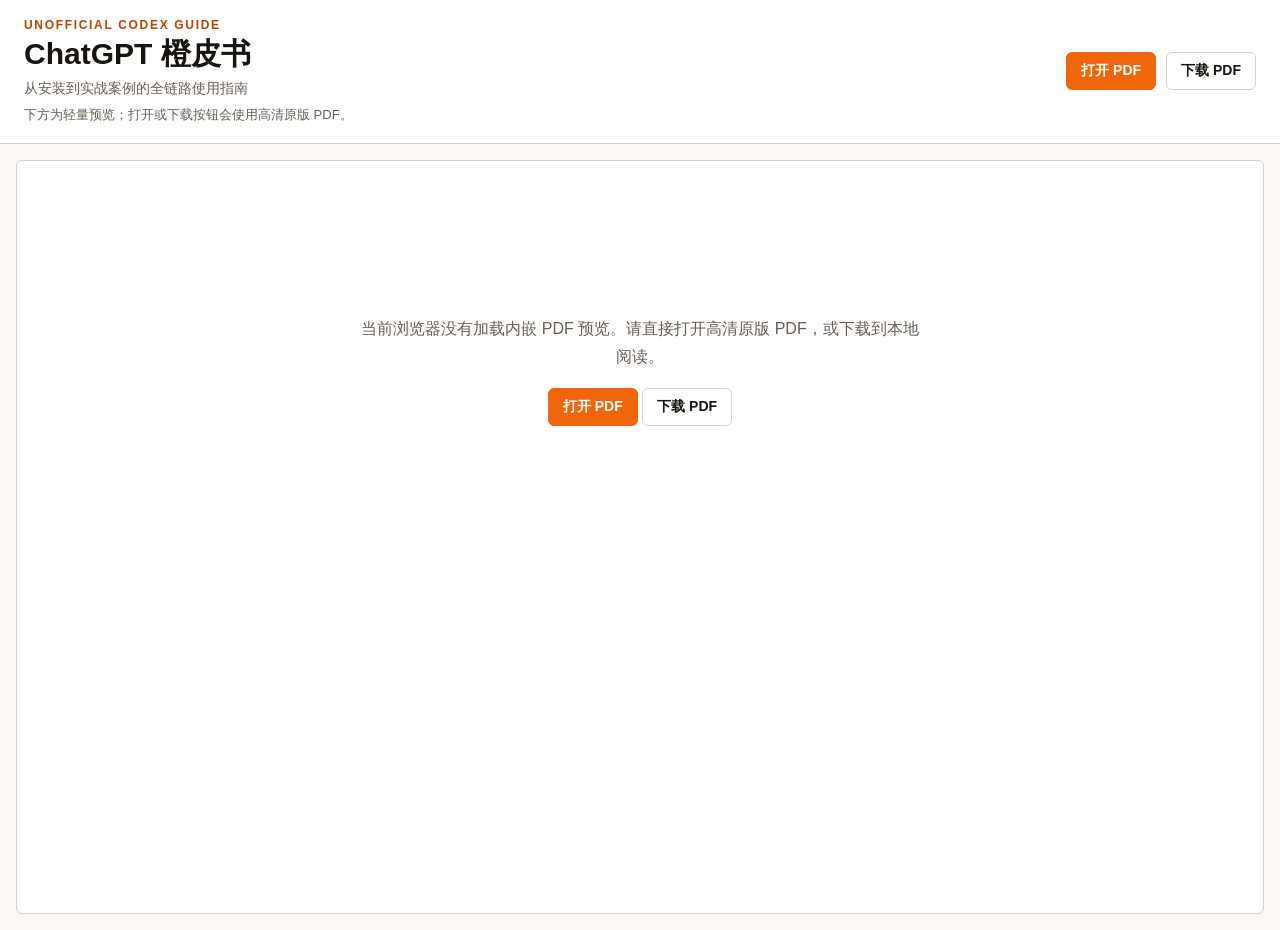
<file: index.html>
<!doctype html>
<html lang="zh-CN">
<head>
  <meta charset="utf-8">
  <meta name="viewport" content="width=device-width, initial-scale=1">
  <title>ChatGPT 橙皮书在线阅读</title>
  <style>
    :root {
      color-scheme: light;
      --ink: #181410;
      --muted: #665e55;
      --line: #d8d1c8;
      --paper: #fbfaf8;
      --panel: #ffffff;
      --orange: #f2660a;
      --orange-deep: #b74600;
      --blue: #24558f;
    }

    * {
      box-sizing: border-box;
    }

    html,
    body {
      margin: 0;
      min-height: 100%;
      background: var(--paper);
      color: var(--ink);
      font-family: -apple-system, BlinkMacSystemFont, "PingFang SC", "Segoe UI", sans-serif;
    }

    body {
      display: flex;
      flex-direction: column;
    }

    .topbar {
      display: flex;
      align-items: center;
      justify-content: space-between;
      gap: 24px;
      padding: 18px 24px;
      border-bottom: 1px solid var(--line);
      background: var(--panel);
    }

    .title {
      min-width: 0;
    }

    .eyebrow {
      margin: 0 0 4px;
      color: var(--orange-deep);
      font-size: 12px;
      font-weight: 700;
      letter-spacing: .14em;
      text-transform: uppercase;
    }

    h1 {
      margin: 0;
      font-size: clamp(20px, 3vw, 30px);
      line-height: 1.18;
      letter-spacing: 0;
    }

    .summary {
      margin: 7px 0 0;
      color: var(--muted);
      font-size: 14px;
      line-height: 1.55;
    }

    .reader-note {
      margin: 5px 0 0;
      color: var(--muted);
      font-size: 13px;
      line-height: 1.5;
    }

    .actions {
      display: flex;
      flex-wrap: wrap;
      justify-content: flex-end;
      gap: 10px;
      flex: none;
    }

    .button {
      display: inline-flex;
      align-items: center;
      justify-content: center;
      min-height: 38px;
      padding: 0 14px;
      border: 1px solid var(--line);
      border-radius: 6px;
      background: var(--panel);
      color: var(--ink);
      font-size: 14px;
      font-weight: 650;
      text-decoration: none;
      white-space: nowrap;
    }

    .button.primary {
      border-color: var(--orange);
      background: var(--orange);
      color: #fff;
    }

    .button:hover,
    .button:focus-visible {
      border-color: var(--blue);
      outline: none;
    }

    .viewer {
      flex: 1;
      min-height: 0;
      padding: 16px;
    }

    .pdf-frame {
      display: block;
      width: 100%;
      height: calc(100vh - 146px);
      min-height: 620px;
      border: 1px solid var(--line);
      border-radius: 6px;
      background: var(--panel);
    }

    .fallback {
      display: grid;
      place-items: center;
      min-height: 420px;
      padding: 32px;
      color: var(--muted);
      text-align: center;
    }

    .fallback p {
      max-width: 560px;
      margin: 0 0 18px;
      line-height: 1.7;
    }

    @media (max-width: 760px) {
      .topbar {
        align-items: stretch;
        flex-direction: column;
        padding: 16px;
      }

      .actions {
        display: grid;
        grid-template-columns: 1fr 1fr;
      }

      .button {
        padding-inline: 10px;
      }

      .viewer {
        padding: 10px;
      }

      .pdf-frame {
        height: calc(100vh - 238px);
        min-height: 460px;
      }
    }
  </style>
</head>
<body>
  <header class="topbar">
    <div class="title">
      <p class="eyebrow">Unofficial Codex Guide</p>
      <h1>ChatGPT 橙皮书</h1>
      <p class="summary">从安装到实战案例的全链路使用指南</p>
      <p class="reader-note">下方为轻量预览；打开或下载按钮会使用高清原版 PDF。</p>
    </div>
    <nav class="actions" aria-label="阅读操作">
      <a class="button primary" href="./ChatGPT橙皮书.pdf" target="_blank" rel="noopener">打开 PDF</a>
      <a class="button" href="./ChatGPT橙皮书.pdf" download="ChatGPT橙皮书.pdf">下载 PDF</a>
    </nav>
  </header>

  <main class="viewer">
    <object class="pdf-frame" data="./ChatGPT橙皮书.preview.pdf#view=FitH" type="application/pdf" aria-label="ChatGPT 橙皮书 PDF 在线阅读">
      <div class="fallback">
        <div>
          <p>当前浏览器没有加载内嵌 PDF 预览。请直接打开高清原版 PDF，或下载到本地阅读。</p>
          <a class="button primary" href="./ChatGPT橙皮书.pdf" target="_blank" rel="noopener">打开 PDF</a>
          <a class="button" href="./ChatGPT橙皮书.pdf" download="ChatGPT橙皮书.pdf">下载 PDF</a>
        </div>
      </div>
    </object>
  </main>
</body>
</html>
</file>
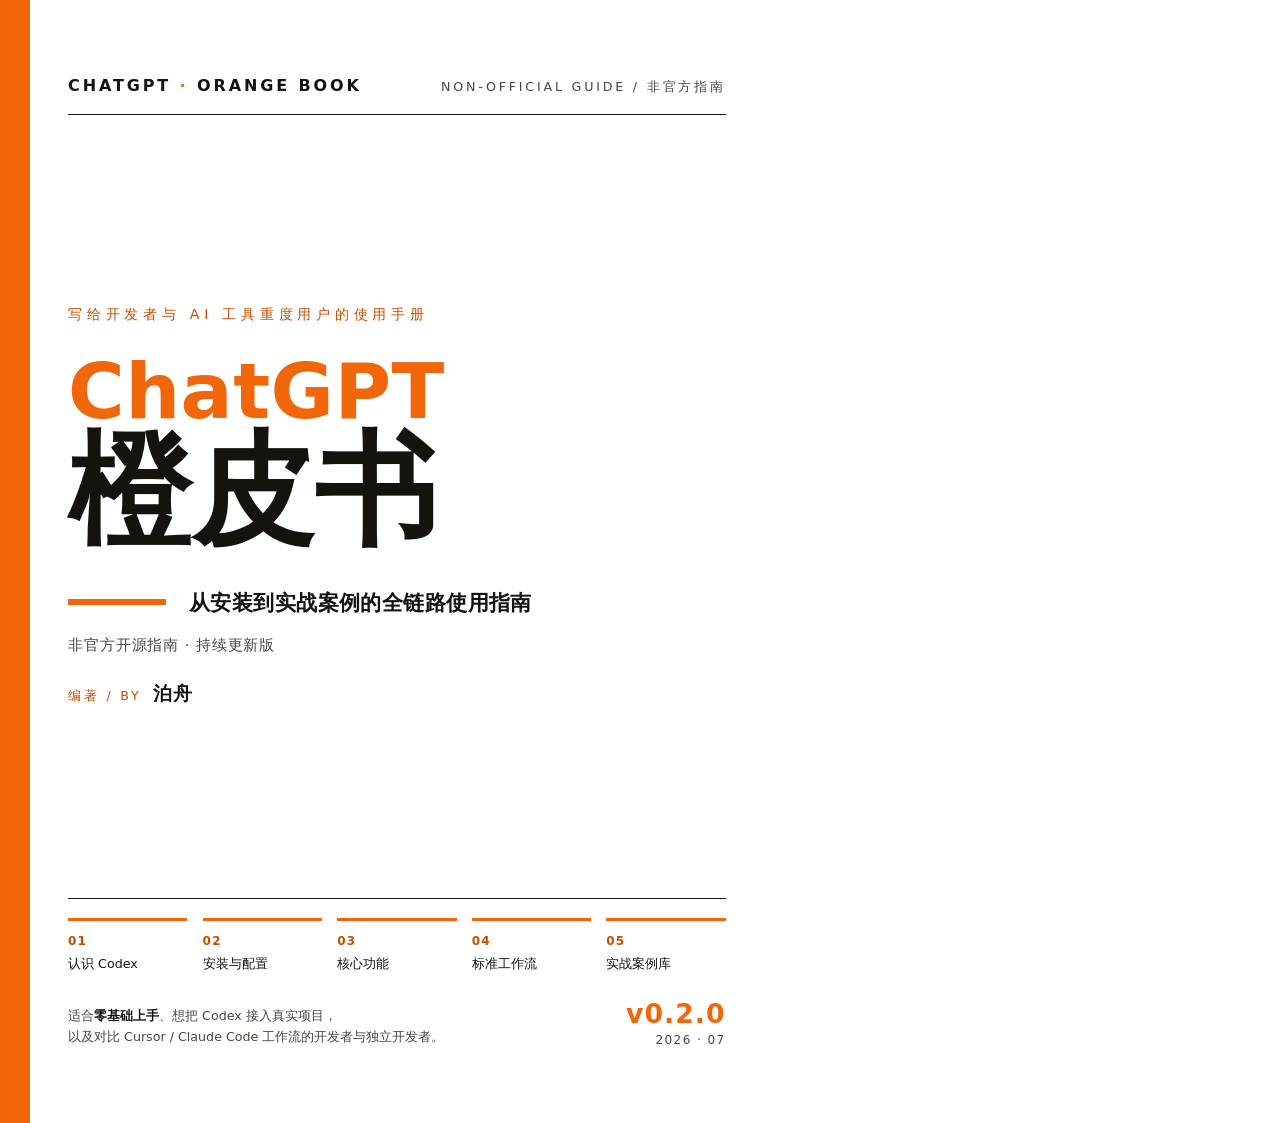
<file: cover.html>
<!DOCTYPE html>
<!--
  ChatGPT 橙皮书 · PDF 封面（杂志编辑风）
  独立、自包含文件：不依赖任何外部图片或字体资源，可单独在浏览器打开预览，
  也会被 build_pdf.py 取出 <body> 内容作为导出 PDF 的第一页。
  页面尺寸严格对齐 A4（210mm × 297mm）。
-->
<html lang="zh-CN">
<head>
<meta charset="UTF-8">
<title>ChatGPT 橙皮书 · 封面</title>
<style>
  /* ===== 基础变量：橙皮书主题配色 ===== */
  :root {
    --ink: #16130f;          /* 近黑正文色 */
    --ink-soft: #4b463f;     /* 次级灰 */
    --orange: #f2660a;       /* 主橙 */
    --orange-deep: #c64e00;  /* 深橙 */
    --line: #ddd7cf;         /* 细分隔线 */
    --paper: #ffffff;        /* 纸白底 */
  }

  /* ===== 打印页设置：A4，无页边距（边距由内容框控制） ===== */
  @page { size: A4; margin: 0; }

  * { margin: 0; padding: 0; box-sizing: border-box; }

  html, body {
    width: 210mm;
    height: 297mm;
    background: var(--paper);
    color: var(--ink);
    font-family: "PingFang SC", "Songti SC", -apple-system, "Helvetica Neue", system-ui, sans-serif;
    -webkit-font-smoothing: antialiased;
  }

  /* 整张封面的内容框：杂志式大留白 */
  .cover {
    position: relative;
    width: 210mm;
    height: 297mm;
    padding: 20mm 18mm;
    display: flex;
    flex-direction: column;
    overflow: hidden;
  }

  /* 左侧贯穿全页的细橙色竖条，编辑风的视觉锚点 */
  .cover::before {
    content: "";
    position: absolute;
    top: 0; left: 0;
    width: 8mm; height: 100%;
    background: var(--orange);
  }

  /* ===== 顶部页眉行：刊头 + 版本 ===== */
  .masthead {
    display: flex;
    align-items: baseline;
    justify-content: space-between;
    padding-bottom: 5mm;
    border-bottom: 1.4px solid var(--ink);
    letter-spacing: 0.18em;
  }
  .masthead .brand {
    font-size: 12pt;
    font-weight: 700;
    text-transform: uppercase;
  }
  .masthead .brand .dot { color: var(--orange); }
  .masthead .issue {
    font-size: 9.5pt;
    color: var(--ink-soft);
    letter-spacing: 0.22em;
  }

  /* ===== 中部：超大标题区 ===== */
  .hero {
    flex: 1;
    display: flex;
    flex-direction: column;
    justify-content: center;
  }

  .kicker {
    font-size: 10.5pt;
    letter-spacing: 0.34em;
    color: var(--orange-deep);
    text-transform: uppercase;
    margin-bottom: 8mm;
  }

  .title {
    font-weight: 800;
    line-height: 0.96;
    letter-spacing: -0.01em;
  }
  .title .en {
    display: block;
    font-size: 58pt;
    color: var(--orange);
    letter-spacing: 0.005em;
  }
  .title .zh {
    display: block;
    font-size: 92pt;
    color: var(--ink);
    margin-top: 1mm;
  }

  /* 标题下的粗橙色色块 + 副标题 */
  .subtitle {
    margin-top: 10mm;
    display: flex;
    align-items: center;
    gap: 6mm;
  }
  .subtitle .bar {
    flex: none;
    width: 26mm; height: 6px;
    background: var(--orange);
  }
  .subtitle .text {
    font-size: 16pt;
    font-weight: 600;
    color: var(--ink);
    letter-spacing: 0.02em;
  }

  .tagline {
    margin-top: 5mm;
    font-size: 11pt;
    color: var(--ink-soft);
    letter-spacing: 0.06em;
  }

  /* 作者署名：编辑风的细标签 + 名字加重 */
  .byline {
    margin-top: 7mm;
    font-size: 11pt;
    color: var(--ink-soft);
    letter-spacing: 0.06em;
  }
  .byline .tag {
    color: var(--orange-deep);
    letter-spacing: 0.22em;
    font-size: 9.5pt;
    margin-right: 3mm;
  }
  .byline .name {
    color: var(--ink);
    font-weight: 700;
    font-size: 14pt;
    letter-spacing: 0.04em;
  }

  /* ===== 底部：编辑式目录索引 + 元信息 ===== */
  .footer {
    border-top: 1.4px solid var(--ink);
    padding-top: 5mm;
  }

  /* 五个篇章的横排索引，模仿杂志栏目导引 */
  .index {
    display: flex;
    justify-content: space-between;
    gap: 4mm;
    margin-bottom: 7mm;
  }
  .index .item {
    flex: 1;
    border-top: 3px solid var(--orange);
    padding-top: 2.5mm;
  }
  .index .item .no {
    font-size: 9pt;
    font-weight: 700;
    color: var(--orange-deep);
    letter-spacing: 0.1em;
  }
  .index .item .label {
    display: block;
    margin-top: 1.5mm;
    font-size: 9.5pt;
    color: var(--ink);
    line-height: 1.35;
  }

  .meta {
    display: flex;
    align-items: flex-end;
    justify-content: space-between;
  }
  .meta .audience {
    font-size: 9.5pt;
    color: var(--ink-soft);
    line-height: 1.6;
    max-width: 120mm;
  }
  .meta .audience strong { color: var(--ink); font-weight: 700; }
  .meta .version {
    text-align: right;
    flex: none;
  }
  .meta .version .v {
    font-size: 20pt;
    font-weight: 800;
    color: var(--orange);
    letter-spacing: 0.04em;
  }
  .meta .version .date {
    font-size: 9pt;
    color: var(--ink-soft);
    letter-spacing: 0.12em;
    margin-top: 1mm;
  }
</style>
</head>
<body>
  <div class="cover">

    <!-- 页眉：刊头与版本 -->
    <header class="masthead">
      <span class="brand">CHATGPT<span class="dot"> · </span>ORANGE BOOK</span>
      <span class="issue">NON-OFFICIAL GUIDE / 非官方指南</span>
    </header>

    <!-- 主标题区 -->
    <section class="hero">
      <div class="kicker">写给开发者与 AI 工具重度用户的使用手册</div>
      <h1 class="title">
        <span class="en">ChatGPT</span>
        <span class="zh">橙皮书</span>
      </h1>
      <div class="subtitle">
        <span class="bar"></span>
        <span class="text">从安装到实战案例的全链路使用指南</span>
      </div>
      <div class="tagline">非官方开源指南 · 持续更新版</div>
      <div class="byline"><span class="tag">编著 / BY</span><span class="name">泊舟</span></div>
    </section>

    <!-- 页脚：篇章索引 + 元信息 -->
    <footer class="footer">
      <nav class="index">
        <div class="item"><span class="no">01</span><span class="label">认识 Codex</span></div>
        <div class="item"><span class="no">02</span><span class="label">安装与配置</span></div>
        <div class="item"><span class="no">03</span><span class="label">核心功能</span></div>
        <div class="item"><span class="no">04</span><span class="label">标准工作流</span></div>
        <div class="item"><span class="no">05</span><span class="label">实战案例库</span></div>
      </nav>
      <div class="meta">
        <p class="audience">
          适合<strong>零基础上手</strong>、想把 Codex 接入真实项目，<br>
          以及对比 Cursor / Claude Code 工作流的开发者与独立开发者。
        </p>
        <div class="version">
          <div class="v">v0.2.0</div>
          <div class="date">2026 · 07</div>
        </div>
      </div>
    </footer>

  </div>
</body>
</html>
</file>
